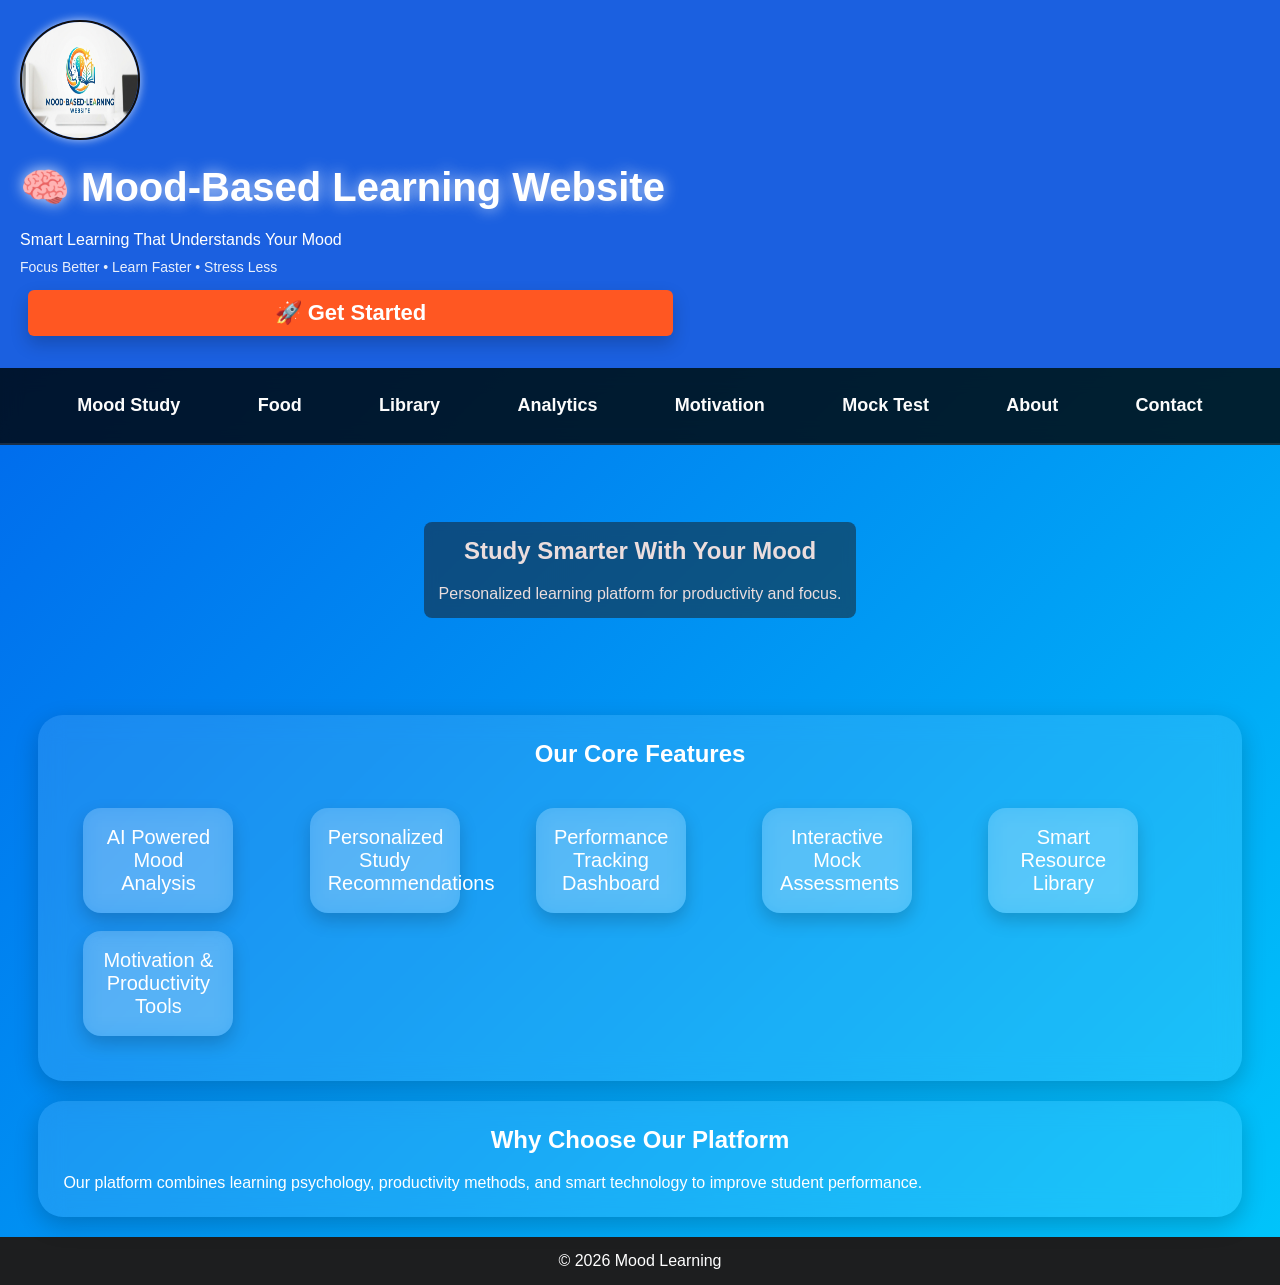
<file: index.html>
<!DOCTYPE html>
<html lang="en">

<head>
<title>Mood-Based Learning Website</title>

<meta charset="UTF-8">
<meta name="viewport" content="width=device-width, initial-scale=1.0">

<link rel="stylesheet" href="style.css">
</head>

<body>

<!-- LOADER -->
<div id="loader-screen">
<div class="spinner"></div>
<h2>Loading Mood Learning...</h2>
</div>

<!-- HEADER -->
<header class="top-header">

<div class="header-flex">

<div class="logo-area">

<img src="logo.png" class="logo" alt="Logo">

<h1 class="main-title">🧠 Mood-Based Learning Website</h1>

<p class="typing-text">
Smart Learning That Understands Your Mood
</p>

<p class="sub-text">
Focus Better • Learn Faster • Stress Less
</p>

<a href="mood-study.html">
<button class="start-btn">
🚀 Get Started
</button>
</a>

</div>

</div>

</header>

<!-- NAVBAR -->
<nav class="navbar">

<a href="mood-study.html">Mood Study</a>

<a href="food.html">Food</a>

<a href="library.html">Library</a>

<a href="analytics.html">Analytics</a>

<a href="motivation.html">Motivation</a>

<a href="mock.html">Mock Test</a>

<a href="#" onclick="showSection('about')">About</a>

<a href="#" onclick="showSection('contact')">Contact</a>

</nav>

<!-- HERO -->
<section class="hero" style="background-image:url('https://images.unsplash.com/photo-1498050108023-c5249f4df085');">

<div class="hero-text">

<h2>Study Smarter With Your Mood</h2>

<p>
Personalized learning platform for productivity and focus.
</p>

</div>

</section>

<section class="section">

<h2>Our Core Features</h2>

<div class="card-list">

<div class="card">AI Powered Mood Analysis</div>

<div class="card">Personalized Study Recommendations</div>

<div class="card">Performance Tracking Dashboard</div>

<div class="card">Interactive Mock Assessments</div>

<div class="card">Smart Resource Library</div>

<div class="card">Motivation & Productivity Tools</div>

</div>

</section>

<section class="section">

<h2>Why Choose Our Platform</h2>

<p>
Our platform combines learning psychology, productivity methods,
and smart technology to improve student performance.
</p>

</section>


<!-- ABOUT -->
<section id="about" class="section">

<h2>About This Project</h2>

<div class="about-box">

<p>
Mood-Based Learning Website is a smart platform that adapts learning according to student mood.
</p>

<p>
It helps improve focus, reduce stress, and increase productivity using smart tools.
</p>

<div class="about-features">

<div class="feature">🤖 Mood Detection</div>
<div class="feature">⏱ Study Timer</div>
<div class="feature">📊 Analytics</div>
<div class="feature">📚 Notes Library</div>
<div class="feature">📝 Mock Test</div>
<div class="feature">🍔 Smart Food</div>

</div>

<p>
🎯 <b>Goal:</b> Make learning personalized and enjoyable.
</p>

<p>
💡 <b>Technology:</b> HTML, CSS, JavaScript & Face-api Library
</p>

<p>
🔮 <b>Future Scope:</b> AI API, Database, Mobile App
</p>

</div>

</section>

<!-- CONTACT -->
<section id="contact" class="section">

<h2>Contact</h2>

<p>Email:
<a href="mailto:faijankha7860@gmail.com">
faijankha7860@gmail.com
</a>
</p>

<p>Mobile:
<a href="tel:7860464254">
7860464254
</a>
</p>

<p>GitHub:
<a href="https://github.com/faizankhan07867" target="_blank">
github.com/faizankhan07867
</a>
</p>

</section>

<!-- FOOTER -->
<footer class="footer">

<p>© 2026 Mood Learning</p>

</footer>

<script src="script.js"></script>

</body>
</html>
</file>
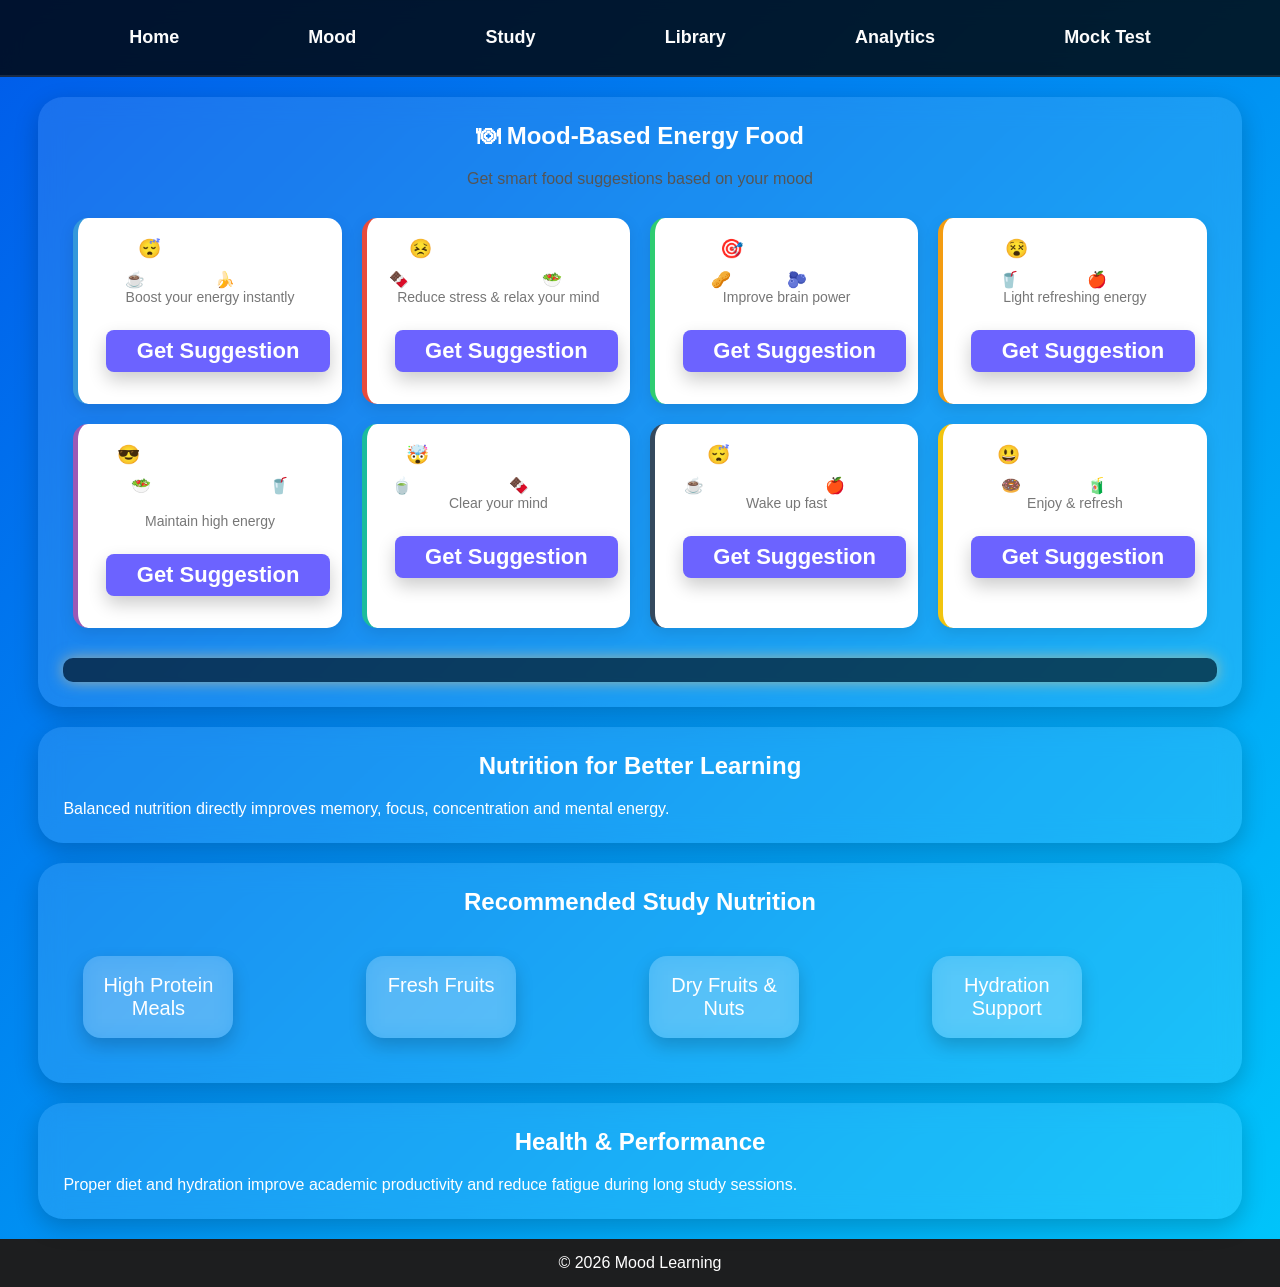
<file: food.html>
<!DOCTYPE html>
<html lang="en">
<head>
<meta charset="UTF-8">
<meta name="viewport" content="width=device-width, initial-scale=1.0">
<title>Food - Mood Learning</title>

<link rel="stylesheet" href="style.css">

</head>
<body>

<nav class="navbar">

<a href="index.html">Home</a>
<a href="mood.html">Mood</a>
<a href="study.html">Study</a>
<a href="library.html">Library</a>
<a href="analytics.html">Analytics</a>
<a href="mock.html">Mock Test</a>

</nav>

<section id="food" class="section">
    
    <h2>🍽 Mood-Based Energy Food</h2> 
    <p class="food-sub"> Get smart food suggestions based on your mood </p>

     <div class="food-container">

         <div class="food-card tired">

             <h3>😴 Feeling Tired</h3> 
             <p>☕ Coffee + 🍌 Banana</p>
              <p class="desc">Boost your energy instantly</p>
               <button onclick="suggestFood('tired')">Get Suggestion</button>
             </div>

              <div class="food-card stress"> 
                <h3>😣 Feeling Stressed</h3>
                 <p>🍫 Dark Chocolate + 🥗 Salad</p>
                  <p class="desc">Reduce stress & relax your mind</p>
                   <button onclick="suggestFood('stress')">Get Suggestion</button>
                 </div>

                  <div class="food-card focus">
                     <h3>🎯 Need Focus</h3> <p>🥜 Nuts + 🫐 Berries</p>
                      <p class="desc">Improve brain power</p>
                       <button onclick="suggestFood('focus')">Get Suggestion</button> 
                    </div>

                     <div class="food-card lazy">
                         <h3>😵 Feeling Lazy</h3>
                          <p>🥤 Shake + 🍎 Apple</p> 
                          <p class="desc">Light refreshing energy</p>
                           <button onclick="suggestFood('lazy')">Get Suggestion</button>
                         </div>

                          <div class="food-card motivated">
                             <h3>😎 Feeling Motivated</h3> 
                             <p>🥗 Protein Salad + 🥤 Smoothie</p> 
                             <p class="desc">Maintain high energy</p> 
                             <button onclick="suggestFood('motivated')">Get Suggestion</button>
                             </div>

                              <div class="food-card confused"> 
                                <h3>🤯 Feeling Confused</h3> 
                                <p>🍵 Green Tea + 🍫 Chocolate</p> 
                                <p class="desc">Clear your mind</p> 
                                <button onclick="suggestFood('confused')">Get Suggestion</button>
                             </div>

                              <div class="food-card sleepy">
                                 <h3>😴 Feeling Sleepy</h3> 
                                 <p>☕ Strong Coffee + 🍎 Apple</p>
                                  <p class="desc">Wake up fast</p>
                                   <button onclick="suggestFood('sleepy')">Get Suggestion</button>
                                 </div>

                                  <div class="food-card happy">
                                     <h3>😃 Feeling Happy</h3> 
                                     <p>🍩 Donut + 🧃 Juice</p>
                                      <p class="desc">Enjoy & refresh</p> 
                                      <button onclick="suggestFood('happy')">Get Suggestion</button>
                                     </div>
                                     
                                     </div> 
                                     <p id="foodMsg" class="food-msg"></p> 
                                    </section>
<section class="section">

<h2>Nutrition for Better Learning</h2>

<p>
Balanced nutrition directly improves memory,
focus, concentration and mental energy.
</p>

</section>
 
<section class="section">

<h2>Recommended Study Nutrition</h2>

<div class="card-list">

<div class="card">High Protein Meals</div>

<div class="card">Fresh Fruits</div>

<div class="card">Dry Fruits & Nuts</div>

<div class="card">Hydration Support</div>

</div>

</section>

<section class="section">

<h2>Health & Performance</h2>

<p>
Proper diet and hydration improve academic productivity
and reduce fatigue during long study sessions.
</p>

</section>

<footer class="footer">
<p>© 2026 Mood Learning</p>
</footer>

<script src="script.js"></script>

</body>
</html>
</file>
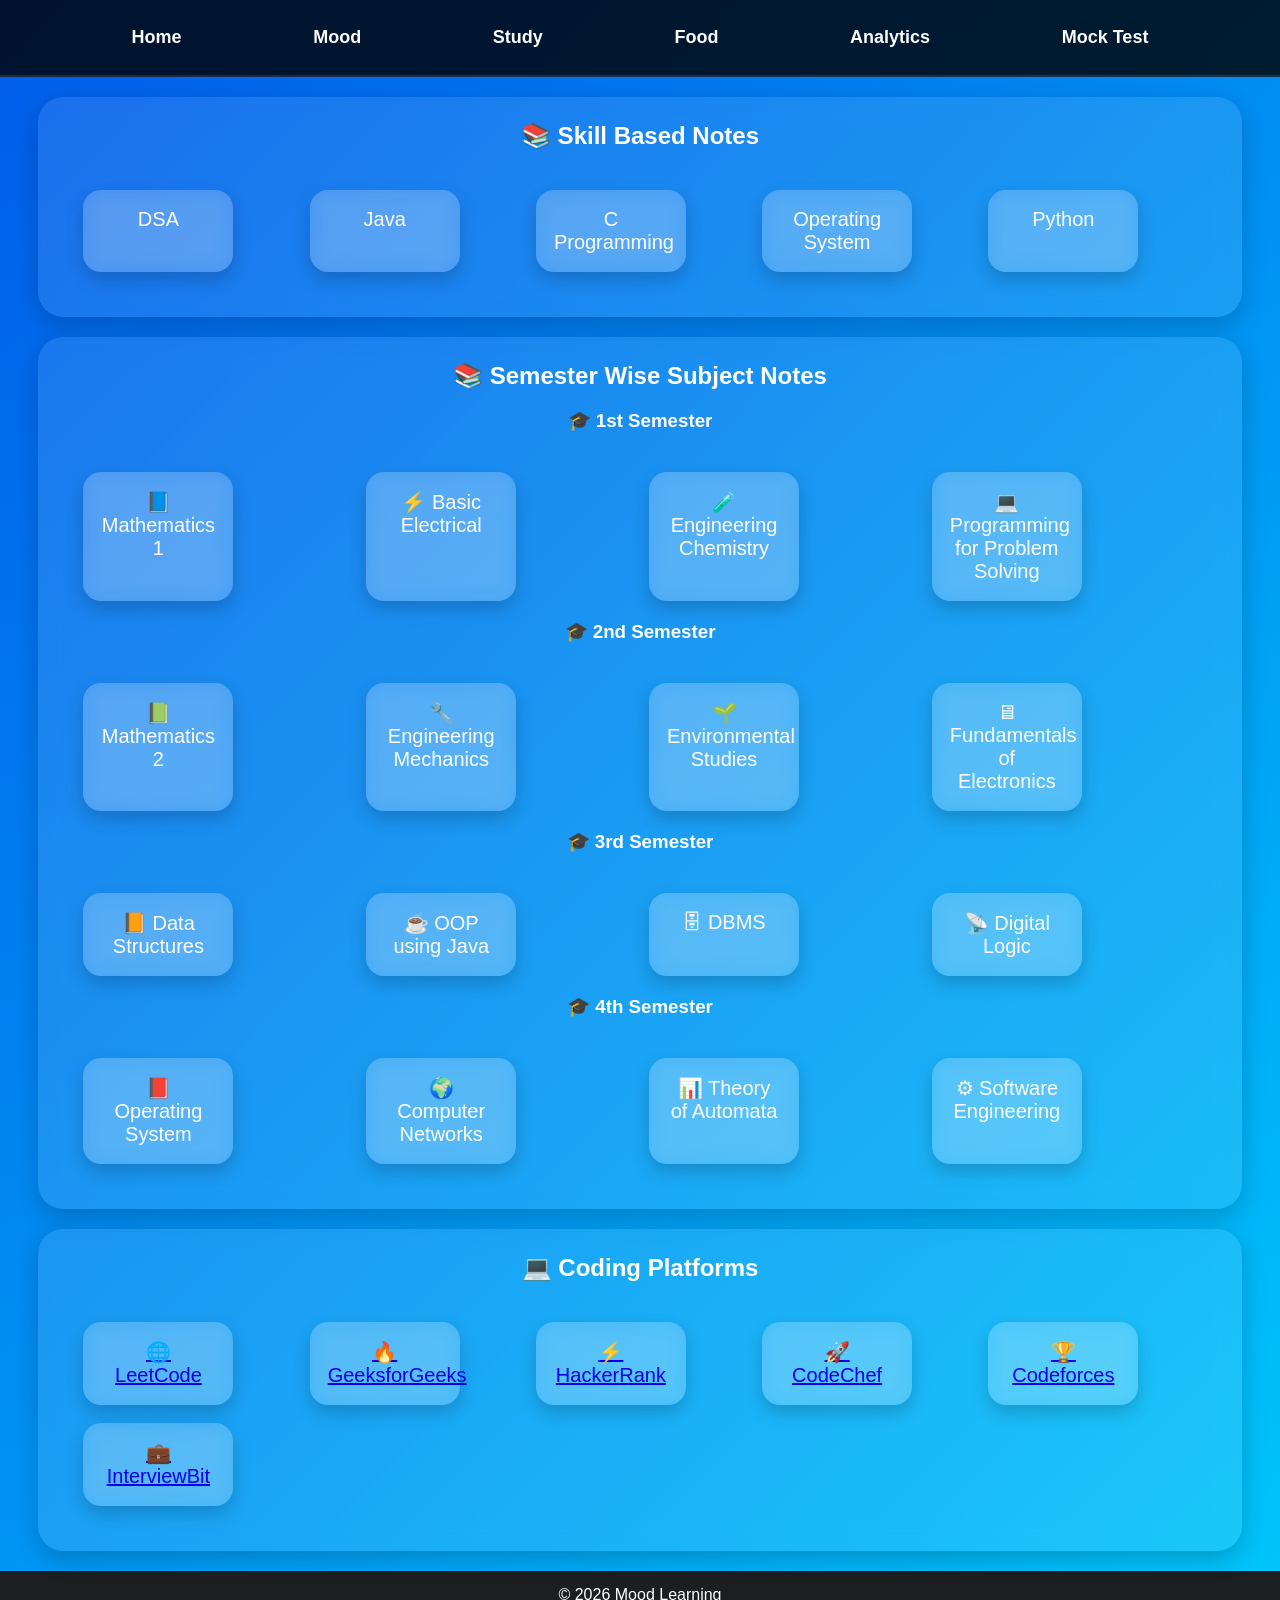
<file: library.html>
<!DOCTYPE html>
<html lang="en">
<head>
<meta charset="UTF-8">
<meta name="viewport" content="width=device-width, initial-scale=1.0">
<title>Library - Mood Learning</title>

<link rel="stylesheet" href="style.css">

</head>
<body>

<nav class="navbar">

<a href="index.html">Home</a>
<a href="mood.html">Mood</a>
<a href="study.html">Study</a>
<a href="food.html">Food</a>
<a href="analytics.html">Analytics</a>
<a href="mock.html">Mock Test</a>

</nav>



<section id="library" class="section">

<h2>📚 Skill Based Notes</h2>

<div class="card-list">

<div class="card" onclick="openPDF('DSA.pdf')">
DSA
</div>

<div class="card" onclick="openPDF('JAVA.pdf')">
Java
</div>

<div class="card" onclick="openPDF('C.pdf')">
C Programming
</div>

<div class="card" onclick="openPDF('OS.pdf')">
Operating System
</div>

<div class="card" onclick="openPDF('Python.pdf')">
Python
</div>

</div>


</section>
<section class="section">

<h2>📚 Semester Wise Subject Notes</h2>

<!-- 1st Semester -->
<h3 class="semester-title">🎓 1st Semester</h3>

<div class="card-list">

<div class="card" onclick="openPDF('Math1.pdf')">📘 Mathematics 1</div>

<div class="card" onclick="openPDF('Electrical.pdf')">⚡ Basic Electrical</div>

<div class="card" onclick="openPDF('Chemistry.pdf')">🧪 Engineering Chemistry</div>

<div class="card" onclick="openPDF('PPS.pdf')">💻 Programming for Problem Solving</div>

</div>

<!-- 2nd Semester -->
<h3 class="semester-title">🎓 2nd Semester</h3>

<div class="card-list">

<div class="card" onclick="openPDF('Math2.pdf')">📗 Mathematics 2</div>

<div class="card" onclick="openPDF('Mechanics.pdf')">🔧 Engineering Mechanics</div>

<div class="card" onclick="openPDF('EVS.pdf')">🌱 Environmental Studies</div>

<div class="card" onclick="openPDF('Electronics.pdf')">🖥 Fundamentals of Electronics</div>

</div>

<!-- 3rd Semester -->
<h3 class="semester-title">🎓 3rd Semester</h3>

<div class="card-list">

<div class="card" onclick="openPDF('DSA.pdf')">📙 Data Structures</div>

<div class="card" onclick="openPDF('JAVA.pdf')">☕ OOP using Java</div>

<div class="card" onclick="openPDF('DBMS.pdf')">🗄 DBMS</div>

<div class="card" onclick="openPDF('DLD.pdf')">📡 Digital Logic</div>

</div>

<!-- 4th Semester -->
<h3 class="semester-title">🎓 4th Semester</h3>

<div class="card-list">

<div class="card" onclick="openPDF('OS.pdf')">📕 Operating System</div>

<div class="card" onclick="openPDF('CN.pdf')">🌍 Computer Networks</div>

<div class="card" onclick="openPDF('TOC.pdf')">📊 Theory of Automata</div>

<div class="card" onclick="openPDF('SE.pdf')">⚙ Software Engineering</div>

</div>

</section>

<section class="section">

<h2>💻 Coding Platforms</h2>

<div class="card-list">

<a href="https://leetcode.com" target="_blank" class="card">
🌐 LeetCode
</a>

<a href="https://www.geeksforgeeks.org" target="_blank" class="card">
🔥 GeeksforGeeks
</a>

<a href="https://www.hackerrank.com" target="_blank" class="card">
⚡ HackerRank
</a>

<a href="https://www.codechef.com" target="_blank" class="card">
🚀 CodeChef
</a>

<a href="https://codeforces.com" target="_blank" class="card">
🏆 Codeforces
</a>

<a href="https://www.interviewbit.com" target="_blank" class="card">
💼 InterviewBit
</a>

</div>

</section>

<footer class="footer">
<p>© 2026 Mood Learning</p>
</footer>

<script src="script.js"></script>

</body>
</html>
</file>
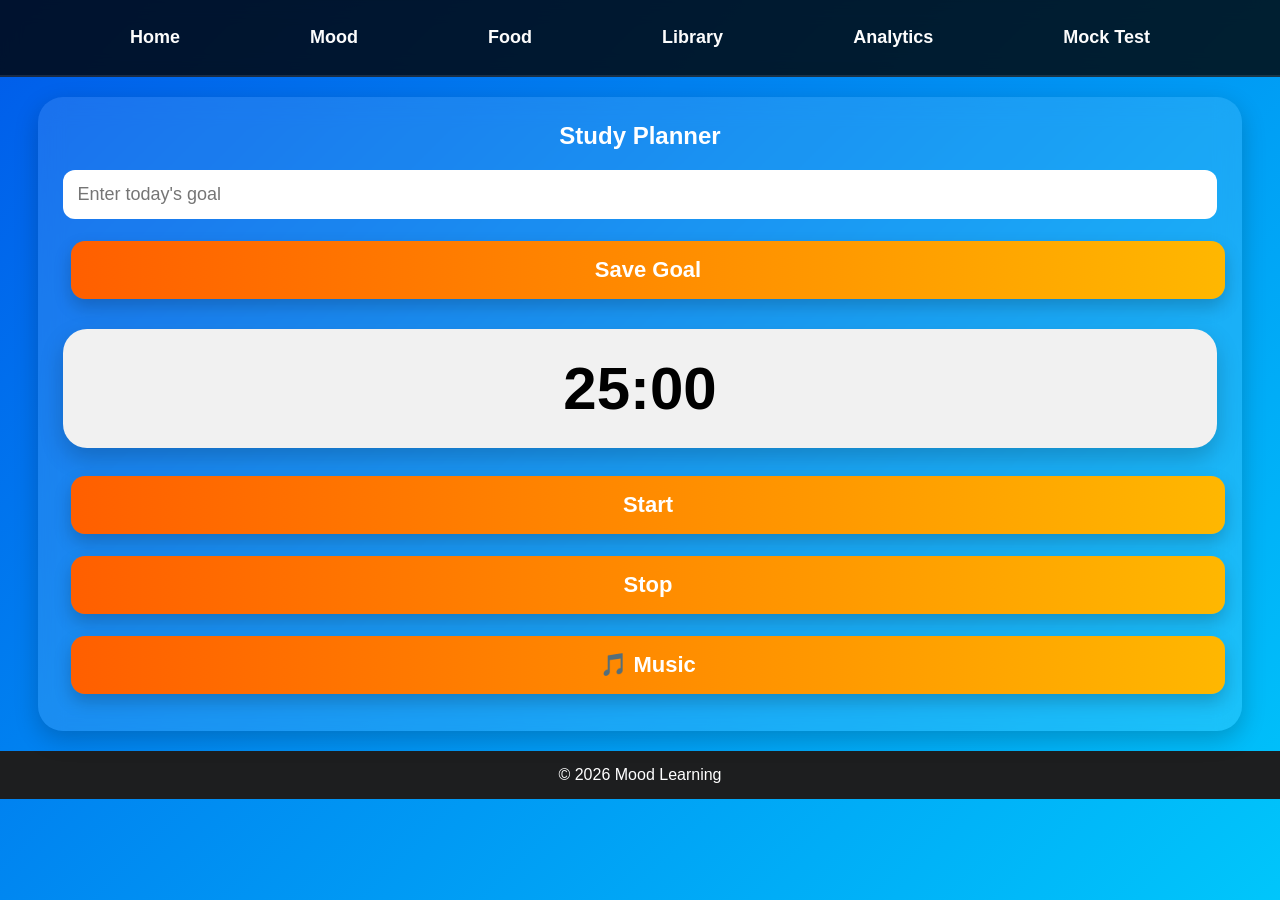
<file: study.html>
<!DOCTYPE html>
<html lang="en">
<head>
<meta charset="UTF-8">
<meta name="viewport" content="width=device-width, initial-scale=1.0">
<title>Study - Mood Learning</title>

<link rel="stylesheet" href="style.css">

</head>
<body>

<nav class="navbar">

<a href="index.html">Home</a>
<a href="mood.html">Mood</a>
<a href="food.html">Food</a>
<a href="library.html">Library</a>
<a href="analytics.html">Analytics</a>
<a href="mock.html">Mock Test</a>

</nav>

<section id="study" class="section">

<h2>Study Planner</h2>

<input type="text" id="goal" placeholder="Enter today's goal">

<button onclick="saveGoal()">Save Goal</button>

<p id="goalText"></p>

<audio id="alarmSound"
src="https://www.soundjay.com/buttons/sounds/beep-07.mp3">
</audio>

<h2 id="timer">25:00</h2>

<button onclick="startTimer()">Start</button>
<button onclick="stopTimer()">Stop</button>
<button onclick="playMusic()">🎵 Music</button>

</section>

<footer class="footer">
<p>© 2026 Mood Learning</p>
</footer>

<script src="script.js"></script>

</body>
</html>
</file>
<file: style.css>
/* GLOBAL */
body{
margin:0;
font-family:italic;
background:linear-gradient(120deg,#8cb5f7,#c2e9fb);

}

html{
scroll-behavior:smooth;
}

/* ---------------- LOGIN PAGE ---------------- */

/* 🌈 LOGIN PAGE BACKGROUND */
.login-container{
display:flex;
height:100vh;
background:linear-gradient(-45deg,#667eea,#764ba2,#6dd5ed,#2193b0);
background-size:400% 400%;
animation:bgMove 10s ease infinite;
}


.left{
flex:1;
background:rgba(0,0,0,0.4);
backdrop-filter:blur(10px);
color:rgb(243, 229, 229);
padding:40px;
display:flex-start ;
flex-direction:column;
justify-content:center;
align-items:start;
text-align:center;
}

.left img{    
width:150px;   
height:auto;
} 


.book-img{
width:120px;
margin-top:20px;
}

/* RIGHT SIDE */
.right{
flex:1;
display:flex;
justify-content:center;
align-items:center;
background:#cfeeee;
} 

.login-box{
background:rgba(255,255,255,0.15);
backdrop-filter:blur(12px);
padding:30px;
border-radius:15px;
box-shadow:0 10px 30px rgba(0,0,0,0.3);
text-align:center;
width:320px;
color:rgb(236, 203, 203);
}

/* LOGIN HEADER IMAGE */
.login-banner{
width:200px;
margin-bottom:10px;
}

.login-box input{
width:100%;
padding:10px;
border:color(black);
border-bottom:2px solid rgb(7, 6, 6);
background:transparent;
color:rgb(26, 23, 23);
outline:none;

}

.login-box button{
background:linear-gradient(45deg,#e95325,#ff9800);
color:rgb(243, 229, 229);
border:none;
padding:10px;
border-radius:5px;
cursor:pointer;
box-shadow:0 0 10px rgba(233, 63, 12, 0.6);
transition:0.3s;
}

.login-box button:hover{
transform:scale(1.1);
box-shadow:0 0 20px rgb(48, 13, 3);
}

.login-box p{
    color:#da1b1b;
    font-weight:700;
    letter-spacing:0.5px;
}

/* LINK */
.link{
color:#118cf8;
cursor:pointer;
font-weight:bold;
}

#msg{
margin-top:20px;
color:rgb(182, 57, 57);
}

/* HERO PREMIUM */

.hero-heading{
text-align:center;
color:rgb(243, 220, 220);
animation:fadeIn 2s ease-in-out;
}

.main-title{
font-size:40px;
font-weight:bold;
text-shadow:0 0 15px rgba(255,255,255,0.8);

}

.typing{
border-right:2px solid rgb(250, 239, 239);
white-space:nowrap;
overflow:hidden;
width:0;
animation:typing 4s steps(40,end) forwards, blink 0.7s infinite;
}



/* Subtitle */
.sub-text{
font-size:14px;
opacity:0.9;
margin-top:10px;
}

/* Button */
.start-btn{
margin-top:15px;
padding:10px 20px;
background:#ff5722;
border:none;
color:white;
border-radius:6px;
cursor:pointer;
transition:0.3s;
}

.start-btn:hover{
background:#e64a19;
transform:scale(1.1);
}

/* ANIMATIONS */
@keyframes typing{
/* from{width:0} */
to{width:260px}
}

@keyframes blink{
50%{border-color:transparent;}
}

 @keyframes fadeIn{
from{opacity:0; transform:translateY(-20px);}
to{opacity:1; transform:translateY(0);}
} 
/* ---------------- MAIN WEBSITE ---------------- */

/* HEADER */
.top-header{
background:#1b60e0;
color:white;
}

.header-flex{
display:flex;
justify-content:space-between;
align-items:center;
padding:20px;

}

.logo{
width:120px;
height:120px;
object-fit:flex;
border-radius:50%;
border:2px solid rgb(17, 15, 15);
box-shadow:0 0 10px rgba(255,255,255,0.7);

}


/* Hide by default */
 #about,
#contact{
display:none;
}

/* Show when clicked */
 #about.show-section,
#contact.show-section{
display:block;
animation:fadeIn 0.6s ease;
} 

.navbar{
display:flex;
justify-content:space-evenly;
align-items:center;
/* gap:40px; */
background:#131921;
padding:15px 0;
flex-wrap:wrap;
width:100%;
z-index:10;
position:relative;
}


.navbar a{
color:rgb(252, 252, 252);
text-decoration:none;
padding:12px 0px;
border-radius:5px;
transition:0.3s;
font-weight:bold;
}

.navbar a:hover{
background:#e6510c;
}
html{
scroll-behavior:smooth;
}

/* HERO */
.hero{
height:250px;
background-size:cover;
display:flex;
justify-content:center;
align-items:center;
padding:60px;
position:relative;
color:rgb(235, 221, 221);
}

.hero-text{
background:rgba(24, 22, 22, 0.5);
padding:15px;
border-radius:8px;
backdrop-filter:blur(6px);
}

/* SECTION */
.section{
margin:20px;
}

/* CARDS */
.card-list{
display:grid;
grid-template-columns:repeat(auto-fit, minmax(150px,1fr));
gap:50px;
padding:20px;
}


.card{
background:rgb(250, 248, 248);
padding:15px;
border-radius:12px;
width:150px;
text-align:center;
box-shadow:0 5px 15px rgba(0,0,0,0.1);
cursor:pointer;
transition:0.3s;
}

.card:hover{
transform:translateY(-5px) scale(1.05);
}  


 
/*Detect mood*/
.media-box{
    display:flex;
    justify-content:center;
    align-items:center;
    gap:500px;              
    margin-top:25px;
    flex-wrap:wrap;
}

#camera{
    width:260px;
    height:300px;
    border-radius:20px;
    object-fit:cover;
    border:3px solid white;
    box-shadow:0 8px 25px rgba(0,0,0,0.2);
}

#ytVideo{
    width:500px;
    height:300px;
    border:none;
    border-radius:20px;
    box-shadow:0 8px 25px rgba(0,0,0,0.2);
}

.recommend-box{
margin-top:20px;
padding:20px;
background:rgba(32, 100, 228, 0.95);
border-radius:50px;
font-size:20px;
font-weight:500;
box-shadow:0 10px 25px rgba(0,0,0,0.15);
color:#222;
text-align:left;
}

/*Study planner */
/* BUTTON */
button{
padding:8px 15px;
background:#e44a12;
color:rgb(248, 246, 246);
border:none;
cursor:pointer;
margin:5px;
border-radius:5px;
}

/* CAMERA */
#camera{
width:200px;
margin-top:10px;
border-radius:10px;
}

/* VIDEO */
#video iframe{
margin-top:15px;
border-radius:10px;
}



/* FOOTER */
.footer{
background:#1d1e1f;
color:white;
text-align:center;
padding:15px;
margin-top:20px;
}

/* ABOUT + CONTACT */

#about, #contact{
background:white;
padding:20px;
margin:20px;
border-radius:10px;
box-shadow:0 0 10px rgba(0,0,0,0.1);
text-align:center;
}

#about h2, #contact h2{
color:#1563df;
margin-bottom:10px;
}

#about p, #contact p{
font-size:18px;
line-height:1.6;
}

#contact a{
color:#ff5722;
text-decoration:none;
font-weight:bold;
}

#contact a:hover{
text-decoration:underline;
}


/* FOOD SECTION */
.food-sub {
    text-align: center;
    margin-bottom: 20px;
    color: #555;
}

.food-container {
    display: grid;
    grid-template-columns: repeat(auto-fit, minmax(220px, 1fr));
    gap: 20px;
    padding: 10px;
}

.food-card {
    background: #fff;
    border-radius: 15px;
    padding: 20px;
    text-align: center;
    box-shadow: 0 5px 15px rgba(0,0,0,0.1);
    transition: 0.3s;
}

.food-card:hover {
    transform: translateY(-8px);
}

/* Mood Colors */
.tired { border-left: 5px solid #3498db; }
.stress { border-left: 5px solid #e74c3c; }
.focus { border-left: 5px solid #2ecc71; }
.lazy { border-left: 5px solid #f39c12; }
.motivated { border-left: 5px solid #9b59b6; }
.confused { border-left: 5px solid #1abc9c; }
.sleepy { border-left: 5px solid #34495e; }
.happy { border-left: 5px solid #f1c40f; }

.food-card h3 {
    margin-bottom: 10px;
}

.food-container {
    display: grid;
    grid-template-columns: repeat(4, 1fr); /* FIXED 4 columns */
    gap: 20px;
    padding: 10px;
}

/* Tablet */
@media (max-width: 992px) {
    .food-container {
        grid-template-columns: repeat(2, 1fr);
    }
}

/* Mobile */
@media (max-width: 576px) {
    .food-container {
        grid-template-columns: repeat(1, 1fr);
    }
}

.desc {
    font-size: 14px;
    color: #777;
    margin-bottom: 15px;
}

.food-card button {
    padding: 8px 15px;
    border: none;
    border-radius: 8px;
    background: #6c63ff;
    color: white;
    cursor: pointer;
    transition: 0.3s;
}

.food-card button:hover {
    background: #574bdb;
}

.food-msg {
    text-align: flex;
    margin-top: 20px;
    font-weight: bold;
    font-size: 18px;
}


/* MOCK TEST PAGE

#questions {
 background:rgb(240, 200, 200); 
padding:20px;
margin:20px auto;
width:60%;
border-radius:10px;
box-shadow:0 0 10px rgb(231, 213, 213);
text-align:left;
}

#questions input{
margin-right:5px;
}

#timer{
font-size:20px;
font-weight:bold;
color:red;
}

#result{
margin-top:15px;
font-size:22px;
color:green;
} */

/* 🔥 PROFESSIONAL MOCK TEST PAGE */

body{
margin:0;
padding:0;
font-family:Arial, sans-serif;
background:linear-gradient(135deg,#4facfe,#00f2fe);
min-height:100vh;
}

/* Heading */
h1{
text-align:center;
color:white;
padding-top:20px;
font-size:42px;
margin-bottom:20px;
text-shadow:2px 2px 8px rgba(0,0,0,0.3);
}

/* Buttons */
button{
padding:12px 22px;
margin:10px 8px;
border:none;
border-radius:12px;
font-size:16px;
font-weight:bold;
cursor:pointer;
color:white;
background:linear-gradient(45deg,#ff6a00,#ee0979);
box-shadow:0 5px 15px rgba(0,0,0,0.2);
transition:0.3s;
}

button:hover{
transform:translateY(-3px) scale(1.03);
}

/* Questions Box */
#questions{
background:rgba(255,255,255,0.95);
padding:30px;
margin:30px auto;
width:75%;
max-width:900px;
border-radius:20px;
box-shadow:0 10px 30px rgba(0,0,0,0.2);
text-align:left;
font-size:22px;
line-height:2;
color:#222;
display:none;
}

/* Radio Buttons */
#questions input{
margin-right:8px;
transform:scale(1.2);
}

/* Timer - Top Right Small Box */
#studytimer{
display:block;
width:260px;
margin:20px auto 0 auto;   /* buttons ke niche center */
padding:18px;
font-size:42px;
font-weight:bold;
text-align:center;
border-radius:18px;
background:#1f2937;
color:#00ffb3;
box-shadow:0 0 20px rgba(0,255,180,0.35);
}

/* Result Box */
#result{
margin:25px auto;
width:75%;
max-width:900px;
padding:25px;
font-size:28px;
font-weight:bold;
text-align:center;
background:rgba(255,255,255,0.95);
border-radius:18px;
box-shadow:0 10px 30px rgba(0,0,0,0.2);
color:#111;
display:none;
}

/* Mobile Responsive */
@media(max-width:768px){

h1{
font-size:30px;
}

button{
width:90%;
display:block;
margin:10px auto;
}

#questions{
width:92%;
font-size:18px;
padding:20px;
}

#timer{
top:10px;
right:10px;
font-size:18px;
padding:8px 14px;
min-width:90px;
}

#result{
width:92%;
font-size:22px;
padding:20px;
}

}

#subject{
width:320px;
padding:15px;
font-size:22px;
border-radius:12px;
border:none;
outline:none;
margin:20px auto;
display:block;
box-shadow:0 5px 20px rgba(0,0,0,0.2);
}


/* ABOUT PREMIUM */

.about-box{
background:white;
padding:25px;
margin:20px;
border-radius:12px;
box-shadow:0 5px 20px rgba(0,0,0,0.1);
}

.about-box p{
font-size:16px;
line-height:1.7;
margin-bottom:15px;
}

/* FEATURES GRID */
.about-features{
display:flex;
flex-wrap:wrap;
gap:15px;
justify-content:center;
margin:15px 0;
}

.feature{
background:#2874f0;
color:white;
padding:10px 15px;
border-radius:20px;
font-size:14px;
transition:0.3s;
}

.feature:hover{
background:#ff5722;
transform:scale(1.1);
}



/* 🌈 ANIMATED BACKGROUND */
body{
background:linear-gradient(-45deg,#667eea,#764ba2,#6dd5ed,#2193b0);
background:#1563df;
background-size:400% 400%;
animation:bgMove 10s ease infinite;
}

@keyframes bgMove{
0%{background-position:0% 50%;}
50%{background-position:100% 50%;}
100%{background-position:0% 50%;}
}

/* 🧊 GLASS CARD EFFECT */
.card{
background:rgba(255,255,255,0.2);
backdrop-filter:blur(10px);
border-radius:15px;
padding:15px;
box-shadow:0 8px 25px rgba(0,0,0,0.2);
transition:0.3s;
}

/* ✨ HOVER EFFECT */
.card:hover{
transform:translateY(-10px) scale(1.07);
box-shadow:0 15px 35px rgba(0,0,0,0.3);
}

/* 💎 PREMIUM NAVBAR */
.navbar{
background:rgba(0,0,0,0.8);
backdrop-filter:blur(10px);
border-bottom:2px solid rgba(255,255,255,0.1);
}

/* ✨ NAV LINKS HOVER */
.navbar a:hover{
background:linear-gradient(45deg,#ff5722,#ff9800);
color:white;
}

/* 🔥 BUTTON GLOW */
button{
background:linear-gradient(45deg,#ff5722,#ff9800);
box-shadow:0 0 10px rgba(255,87,34,0.6);
transition:0.3s;
}

button:hover{
transform:scale(1.1);
box-shadow:0 0 20px rgba(255,87,34,1);
}

/* 🎯 HERO TEXT ANIMATION */
.hero-text{
animation:fadeIn 2s ease-in-out;
}

/* 🧠 LOGO ANIMATION */
.logo{
transition:0.5s;
}

.logo:hover{
transform:rotate(360deg) scale(1.2);
}

/* 📦 SECTION CARD STYLE */
.section{
background:rgba(255,255,255,0.1);
backdrop-filter:blur(8px);
border-radius:15px;
padding:15px;
}

/* 📱 RESPONSIVE */
@media(max-width:768px){
.card-list{
grid-template-columns:repeat(auto-fit, minmax(120px,1fr));
}
}

.detect-btn {
  padding: 12px 20px;
  background: linear-gradient(45deg, #df4a05,);
  border: none;
  border-radius: 8px;
  color: white;
  font-size: 13px;

  cursor: pointer;
  transition: 0.3s;
}

.detect-btn:hover {
  transform: scale(1.05);
}

#camera {
  width: 250px;
  border-radius: 10px;
  margin-top: 10px;
}

#loader {
  margin-top: 10px;
  font-weight: bold;
  color: orange;
  animation: blink 1s infinite;
}

@keyframes blink {
  50% { opacity: 0.3; }
}


#quote {
  font-weight: bold;
}

    /* ⏱ STUDY TIMER UPGRADE */
/* 
#timer {
    font-size: 50px;
    font-weight: bold;
    text-align: center;
    margin: 20px 0;
    color: #00ffae;
    background: rgba(0,0,0,0.6);
    padding: 15px;
    border-radius: 15px;
    box-shadow: 0 0 20px rgba(0,255,174,0.6);
    
} */

#timer{
display:block;
font-size:40px;
font-weight:bold;
background:rgba(255,255,255,0.95);
color:#111;
padding:20px;
width:220px;
margin:20px auto;
border-radius:18px;
box-shadow:0 10px 25px rgba(0,0,0,0.2);
text-align:flex;
}

  /* 🍔 FOOD BREAK TIMER */

#foodMsg {
    font-size: 22px;
    text-align: center;
    margin-top: 20px;
    padding: 12px;
    border-radius: 10px;
    background: rgba(0,0,0,0.6);
    color: #ffcc70;
    box-shadow: 0 0 15px rgba(255,204,112,0.6);
    font-weight: bold;
}

.study-mode {
    background: linear-gradient(135deg, #b5d113, #8bc441, #706e06) !important;
}

.break-mode {
    background: linear-gradient(135deg, #ff9966, #ff5e62) !important;
}

@keyframes shake {
  0% { transform: translate(0px); }
  25% { transform: translate(5px, -5px); }
  50% { transform: translate(-5px, 5px); }
  75% { transform: translate(5px, 5px); }
  100% { transform: translate(0px); }
}

.shake {
  animation: shake 0.4s;
}  


/* TODAY PROGRESS - PREMIUM DARK STYLE */

 #Progress{
     margin:20px;
     padding:30 px;
     border-radius:18px;
     background:linear-gradient(135deg,#0f172a,#1e293b,#111827);
     box-shadow:0 10px 30px rgba(0,0,0,0.35); 
     text-align:center; 
     border-left:5px solid #1ab1df;
     animation:fadeIn 0.8s ease;
      justify-content: space-between;
 }
 
 #Progress h3{
     font-size:30px;
      margin-bottom:18px; 
      color:#ddd9d9;
     letter-spacing:1px;
 }
 
 #progressText{
     font-size:24px;
     font-weight:bold;
     color:#5415ca;
     padding:15px 300px;
     display:inline-block;
     background:rgba(255,255,255,0.06);
     border-radius:12px;
     box-shadow:0 0 15px rgba(0,255,174,0.25);
     margin:15px 0; min-width:280px;
}
         
 #Progress button{
    
    padding:12px 22px; 
    font-size:16px; border:none;
    border-radius:10px;
    background:linear-gradient(45deg,#32c46f,#131414);
    color:#081018;
    font-weight:bold; 
    cursor:pointer; 
    box-shadow:0 0 18px rgba(0,255,174,0.45);
    transition:0.3s;
 } 
 
 #Progress button:hover{
    
    transform:translateY(-3px) scale(1.05); box-shadow:0 0 25px rgba(0,255,174,0.8); }


  /* MOTIVATION SECTION - PREMIUM STYLE */
                                            

#Motivation{
margin:20px;
padding:30px;
border-radius:18px;
/* background:linear-gradient(135deg,#1e1b4b,#312e81,#111827); */
box-shadow:0 10px 30px rgba(0,0,0,0.35);
text-align:center;
border-left:5px solid #ff9800;
animation:fadeIn 0.8s ease;
}

#Motivation h2{
font-size:32px;
margin-bottom:20px;
color:#cebcbc;
letter-spacing:1px;
}

#quote{
max-width:750px;
margin:20px auto;
padding:22px;
font-size:24px;
font-weight:bold;
line-height:1.7;
color:#6118e0;
background:rgba(255,255,255,0.06);
border-radius:15px;
box-shadow:0 0 18px rgba(255,152,0,0.18);
min-height:90px;
display:flex;
align-items:center;
justify-content:center;
text-align:center;
}

#motivation button{
padding:12px 24px;
font-size:16px;
border:none;
border-radius:10px;
background:linear-gradient(45deg,#ff5722,#ff9800);
color:white;
font-weight:bold;
cursor:pointer;
box-shadow:0 0 18px rgba(255,152,0,0.4);
transition:0.3s;
}

#motivation button:hover{
transform:translateY(-3px) scale(1.05);
box-shadow:0 0 25px rgba(255,152,0,0.8);
}


#loader-screen{
    position:fixed;
    top:0;
    left:0;
    width:100%;
    height:100%;
    background:linear-gradient(135deg,#667eea,#764ba2,#6dd5ed);
    display:flex;
    justify-content:center;
    align-items:center;
    flex-direction:column;
    z-index:9999;
}

/* Spinner */
 .spinner{
    width:70px;
    height:70px;
    border:8px solid rgba(255,255,255,0.3);
    border-top:8px solid white;
    border-radius:50%;
    animation:spin 1s linear infinite;
    margin-bottom:20px;
}

#loader-screen h2{
    color:white;
    font-family:Arial;
    letter-spacing:1px;
}

/* Rotate */
@keyframes spin{
    0%{transform:rotate(0deg);}
    100%{transform:rotate(360deg);}
} 

/* =========================
MOBILE FIX ALL WEBSITE
========================= */

@media (max-width:768px){

body{
overflow-x:hidden;
}

/* General Section */
.section{
width:95%;
padding:18px;
margin:15px auto;
border-radius:18px;
}

/* Heading */
h1,h2{
font-size:30px !important;
text-align:center;
}

/* Study Planner */
.study-box{
padding:20px;
}

.goal-row{
flex-direction:column;
gap:15px;
}

.goal-row input{
width:100%;
font-size:20px;
min-width:100%;
}

.goal-row button{
width:100%;
font-size:22px;
}

#timer{
width:100%;
font-size:52px !important;
padding:22px;
margin:20px auto;
border-radius:18px;
}

.btn-row{
flex-direction:column;
gap:12px;
}

.btn-row button{
width:100%;
font-size:22px;
}

/* About Box */
.about-box{
width:100%;
padding:18px;
overflow:hidden;
}

.about-box p{
font-size:20px;
line-height:1.6;
text-align:center;
}

/* Features */
.about-features{
display:flex;
flex-direction:column;
gap:12px;
}

.feature{
width:100%;
font-size:18px;
padding:14px;
text-align:center;
}

/* Cards */
.card-list{
grid-template-columns:1fr;
gap:15px;
}

.card{
width:100%;
font-size:18px;
}

/* Navbar */
.navbar{
flex-wrap:wrap;
gap:10px;
justify-content:center;
}

.navbar a{
font-size:16px;
padding:8px 12px;
}

}

/* PREMIUM ANALYTICS CSS */

.analytics-section{
width:95%;
margin:auto;
padding:25px;
border-radius:25px;
background:rgba(255,255,255,0.08);
backdrop-filter:blur(12px);
box-shadow:0 10px 25px rgba(0,0,0,0.25);
}

.analytics-section h2{
text-align:center;
font-size:45px;
margin-bottom:25px;
color:white;
}

/* TOP CARDS */
.stats-grid{
display:grid;
grid-template-columns:repeat(auto-fit,minmax(220px,1fr));
gap:18px;
margin-bottom:30px;
}

.stat-box{
background:white;
color:#111;
padding:25px;
border-radius:18px;
text-align:center;
box-shadow:0 8px 18px rgba(0,0,0,0.15);
}

.stat-box h3{
font-size:24px;
margin-bottom:10px;
}

.stat-box p{
font-size:32px;
font-weight:bold;
}

/* CHART */
.chart-box{
background:rgba(255,255,255,0.12);
padding:20px;
border-radius:20px;
margin-bottom:30px;
}

/* SUBJECT */
.mini-title{
margin:20px 0;
font-size:35px;
}

.subject-list{
display:grid;
grid-template-columns:repeat(auto-fit,minmax(220px,1fr));
gap:15px;
margin-bottom:25px;
}

.subject-box{
background:#ffffff;
color:#111;
padding:18px;
border-radius:14px;
font-size:24px;
font-weight:bold;
text-align:center;
}

/* TIPS */
.tips-box{
background:#111;
padding:20px;
border-radius:18px;
font-size:24px;
text-align:center;
margin-bottom:18px;
}

/* QUOTE */
.quote-box{
background:linear-gradient(90deg,#ff6a00,#ffb100);
padding:18px;
border-radius:18px;
font-size:24px;
text-align:center;
font-weight:bold;
}

/* MOBILE */
@media(max-width:768px){

.analytics-section h2{
font-size:34px;
}

.stat-box p{
font-size:28px;
}

.subject-box,
.tips-box,
.quote-box{
font-size:20px;
}

}

/* =====================================
   PREMIUM RESPONSIVE CSS FINAL
   Paste at END of style.css
===================================== */

*{
    margin:0;
    padding:0;
    box-sizing:border-box;
}

html,body{
    width:100%;
    overflow-x:hidden;
    font-family:Arial, sans-serif;
    scroll-behavior:smooth;
}

/* BODY */
body{
    background:linear-gradient(135deg,#005bea,#00c6fb);
    color:white;
}

/* SECTION */
.section{
    width:94%;
    margin:20px auto;
    padding:25px;
    border-radius:25px;
    background:rgba(255,255,255,0.10);
    backdrop-filter:blur(12px);
    box-shadow:0 8px 25px rgba(0,0,0,0.2);
}

/* HEADINGS */
h1,h2,h3{
    text-align:center;
    margin-bottom:20px;
    font-weight:bold;
}

/* NAVBAR */
nav{
    width:100%;
    background:#04152d;
    overflow-x:auto;
    white-space:nowrap;
    position:sticky;
    top:0;
    z-index:1000;
}

nav a{
    display:inline-block;
    color:white;
    text-decoration:none;
    padding:18px 22px;
    font-size:18px;
    font-weight:bold;
}

nav a:hover{
    background:#0b2d57;
    border-radius:8px;
}

/* INPUT */
input,select{
    width:100%;
    padding:14px;
    border:none;
    border-radius:12px;
    font-size:18px;
    margin-bottom:12px;
}

/* BUTTON */
button{
    width:100%;
    padding:16px;
    border:none;
    border-radius:14px;
    background:linear-gradient(90deg,#ff5f00,#ffb700);
    color:white;
    font-size:22px;
    font-weight:bold;
    cursor:pointer;
    box-shadow:0 8px 18px rgba(0,0,0,0.2);
    transition:0.3s;
    margin-bottom:12px;
}

button:hover{
    transform:translateY(-3px);
}

/* TIMER */
#timer,
#studytimer{
    width:100%;
    background:#f1f1f1;
    color:black;
    font-size:60px;
    font-weight:bold;
    text-align:center;
    padding:25px;
    border-radius:24px;
    margin:18px 0;
}

/* BUTTON ROW */
.btn-row{
    display:grid;
    grid-template-columns:repeat(3,1fr);
    gap:12px;
}

/* CARDS */
.card-list{
    display:grid;
    grid-template-columns:repeat(auto-fit,minmax(180px,1fr));
    gap:18px;
}

.card{
    background:rgba(255,255,255,0.18);
    padding:18px;
    border-radius:18px;
    text-align:center;
    font-size:20px;
    box-shadow:0 8px 18px rgba(0,0,0,0.18);
}

/* CHART / IMAGE / VIDEO */
img,
canvas,
video,
iframe{
    max-width:100%;
    height:auto;
    border-radius:18px;
}

/* FOOTER */
footer{
    width:100%;
    text-align:center;
    padding:30px;
    background:#111;
    margin-top:30px;
}

/* =========================
   TABLET
========================= */
@media(max-width:992px){

h1,h2{
    font-size:38px;
}

#timer,#studytimer{
    font-size:52px;
}

.btn-row{
    grid-template-columns:1fr 1fr;
}

}

/* =========================
   MOBILE
========================= */
@media(max-width:768px){

.section{
    width:96%;
    padding:18px;
}

h1,h2{
    font-size:32px;
}

#timer,#studytimer{
    font-size:46px;
    padding:20px;
}

.btn-row{
    grid-template-columns:1fr;
}

button{
    font-size:22px;
}

.card-list{
    grid-template-columns:1fr;
}

nav a{
    font-size:17px;
    padding:16px;
}

}

/* =========================
   SMALL PHONE
========================= */
@media(max-width:480px){

h1,h2{
    font-size:28px;
}

#timer,#studytimer{
    font-size:38px;
}

button{
    font-size:20px;
    padding:15px;
}

input{
    font-size:16px;
}

}
</file>
